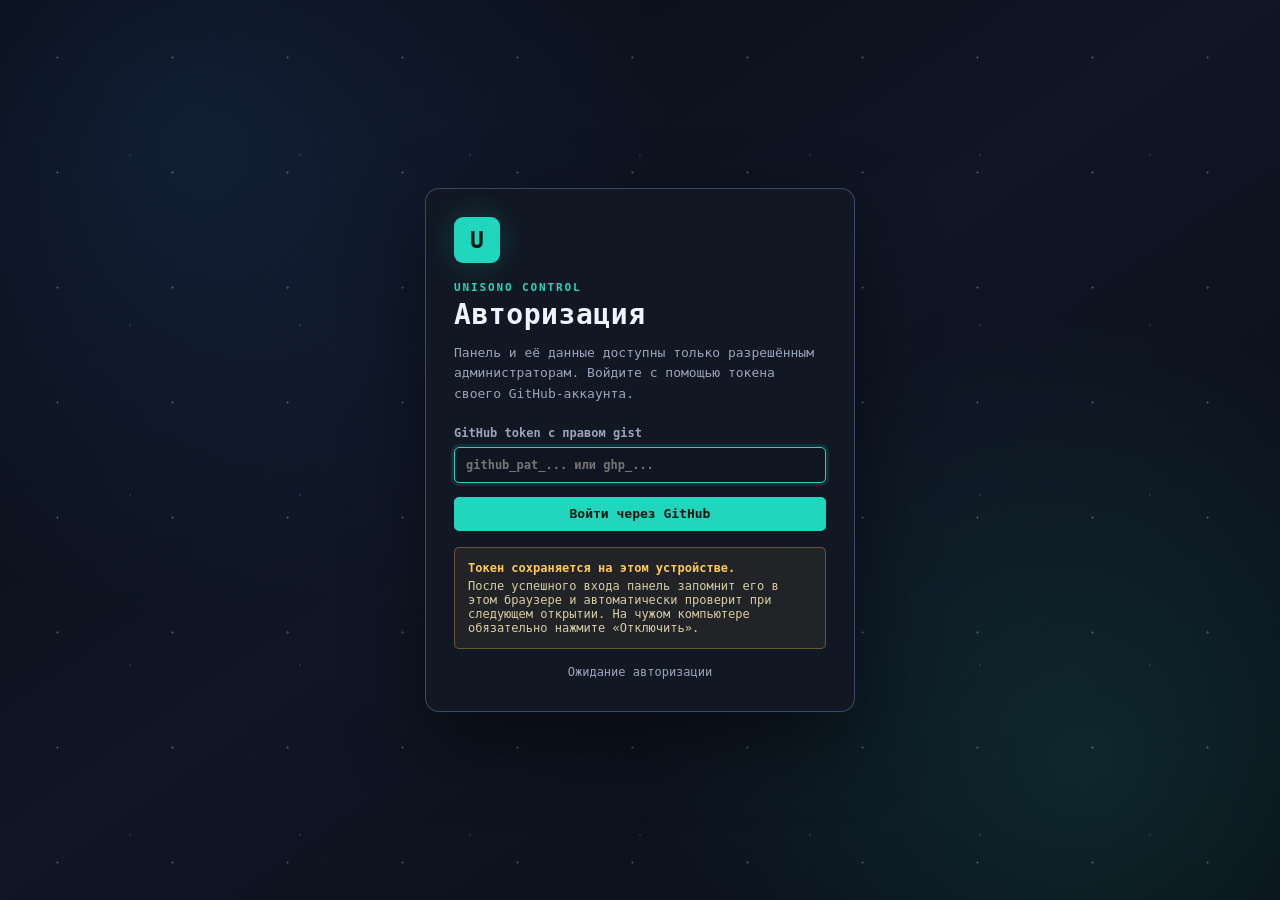
<file: docs/index.html>
<!DOCTYPE html>
<html lang="ru">
  <head>
    <meta charset="utf-8">
    <meta name="viewport" content="width=device-width, initial-scale=1">
    <meta name="referrer" content="no-referrer">
    <meta
      http-equiv="Content-Security-Policy"
      content="default-src 'self'; connect-src https://api.github.com https://gist.githubusercontent.com; img-src 'self' data:; style-src 'self'; script-src 'self'; base-uri 'none'; form-action 'none'; frame-ancestors 'none'"
    >
    <title>Unisono Multi-Tool — Control</title>
    <link rel="stylesheet" href="styles.css?v=1.7.17">
    <script src="config.js?v=1.7.17" defer></script>
    <script src="app.js?v=1.7.17" defer></script>
  </head>
  <body class="is-locked">
    <div class="stars" aria-hidden="true"></div>

    <section class="auth-gate" id="authGate" aria-labelledby="authTitle">
      <div class="auth-card">
        <div class="auth-mark" aria-hidden="true">U</div>
        <p class="eyebrow">UNISONO CONTROL</p>
        <h1 id="authTitle">Авторизация</h1>
        <p class="auth-description">
          Панель и её данные доступны только разрешённым администраторам.
          Войдите с помощью токена своего GitHub-аккаунта.
        </p>

        <label class="field">
          <span>GitHub token с правом <code>gist</code></span>
          <input
            id="tokenInput"
            type="password"
            placeholder="github_pat_... или ghp_..."
            autocomplete="off"
            spellcheck="false"
          >
        </label>

        <button class="button primary auth-button" id="connectGitHub" type="button">
          Войти через GitHub
        </button>

        <div class="security-note">
          <strong>Токен сохраняется на этом устройстве.</strong>
          <span>
            После успешного входа панель запомнит его в этом браузере и
            автоматически проверит при следующем открытии. На чужом компьютере
            обязательно нажмите «Отключить».
          </span>
        </div>

        <p class="auth-message" id="authMessage" role="status" aria-live="polite">
          Ожидание авторизации
        </p>
      </div>
    </section>

    <main class="app-shell" id="appShell" hidden>
      <header class="titlebar">
        <div>
          <p class="eyebrow">UNISONO CONTROL</p>
          <h1>Unisono Multi-Tool</h1>
        </div>
        <div class="connection-pill" id="connectionPill" data-state="offline">
          <span class="status-dot" aria-hidden="true"></span>
          <span id="connectionText">Только чтение</span>
        </div>
      </header>

      <div class="workspace">
        <aside class="sidebar" aria-label="Разделы">
          <button
            class="nav-button is-active"
            type="button"
            data-view="whitelist"
          >
            <span>Whitelist</span>
            <strong id="whitelistCount">0</strong>
          </button>
          <button class="nav-button" type="button" data-view="versions">
            <span>Версии GMod</span>
            <strong id="versionsCount">0</strong>
          </button>
          <button class="nav-button" type="button" data-view="logs">
            <span>Логи функций</span>
            <strong id="logsCount">0</strong>
          </button>
          <button class="nav-button" type="button" data-view="connection">
            <span>Подключение</span>
            <strong>GitHub</strong>
          </button>

          <div class="sidebar-note">
            <span>Gist</span>
            <code id="gistShort">—</code>
          </div>
        </aside>

        <section class="content">
          <div class="view is-active" id="view-whitelist">
            <div class="view-heading">
              <div>
                <p class="section-kicker">ДОСТУП К ФУНКЦИЯМ</p>
                <h2>Управление whitelist</h2>
              </div>
              <div class="heading-actions">
                <button
                  class="button secondary"
                  id="reloadWhitelist"
                  type="button"
                >
                  Обновить
                </button>
                <button
                  class="button primary"
                  id="saveWhitelist"
                  type="button"
                  disabled
                >
                  Сохранить в GitHub
                </button>
              </div>
            </div>

            <div class="editor-card">
              <label class="field steam-field">
                <span>SteamID пользователя</span>
                <input
                  id="steamIdInput"
                  type="text"
                  maxlength="32"
                  placeholder="STEAM_0:0:123456789"
                  autocomplete="off"
               >
              </label>

              <fieldset class="permissions">
                <legend>Доступные функции</legend>
                <label><input type="checkbox" value="ESP" checked> ESP</label>
                <label
                  ><input type="checkbox" value="NOTES" checked> 3D
                  Заметки</label
                >
                <label
                  ><input type="checkbox" value="STATS" checked>
                  Статистика</label
                >
                <label
                  ><input type="checkbox" value="BODY_FX" checked> Эффекты
                  тела</label
                >
                <label
                  ><input type="checkbox" value="NOT_WORKING" checked> !Не
                  работает!</label
                >
              </fieldset>

              <div class="editor-actions">
                <button class="button primary" id="upsertUser" type="button">
                  Добавить / обновить
                </button>
                <button
                  class="button danger"
                  id="removeUser"
                  type="button"
                  disabled
                >
                  Удалить выбранного
                </button>
                <button class="button ghost" id="clearEditor" type="button">
                  Очистить поля
                </button>
              </div>
            </div>

            <div class="table-card">
              <div class="table-toolbar">
                <label class="search-field">
                  <span class="sr-only">Поиск по whitelist</span>
                  <input
                    id="whitelistSearch"
                    type="search"
                    placeholder="Поиск по SteamID..."
                    autocomplete="off"
                 >
                </label>
                <span class="revision" id="revisionText">Версия: —</span>
              </div>
              <div class="table-scroll">
                <table>
                  <thead>
                    <tr>
                      <th>SteamID</th>
                      <th>ESP</th>
                      <th>Заметки</th>
                      <th>Статистика</th>
                      <th>Эффекты тела</th>
                      <th>!Не работает!</th>
                    </tr>
                  </thead>
                  <tbody id="whitelistRows"></tbody>
                </table>
              </div>
              <p class="empty-state" id="whitelistEmpty" hidden>
                В whitelist пока никого нет.
              </p>
            </div>
          </div>

          <div class="view" id="view-versions">
            <div class="view-heading">
              <div>
                <p class="section-kicker">КЛИЕНТСКИЕ СБОРКИ</p>
                <h2>Управление версиями GMod</h2>
              </div>
              <div class="heading-actions">
                <button class="button secondary" id="reloadVersions" type="button">
                  Обновить данные
                </button>
                <button class="button danger" id="forceUpdateAll" type="button">
                  Обновить всех
                </button>
              </div>
            </div>

            <div class="security-note version-note">
              <strong>«Обновить всех» работает даже без списка клиентов.</strong>
              <span>
                Онлайн-клиенты проверяют очередь GitHub раз в 20 секунд.
                Таблица версий строится по последним загруженным логам и может
                быть устаревшей, пока серверный relay не настроен.
              </span>
            </div>

            <div class="table-card">
              <div class="table-toolbar">
                <label class="search-field">
                  <span class="sr-only">Поиск клиента</span>
                  <input
                    id="versionsSearch"
                    type="search"
                    placeholder="SteamID, ник, версия или сервер..."
                    autocomplete="off"
                 >
                </label>
                <span class="revision" id="recommendedVersion">Актуальная: —</span>
              </div>
              <div class="table-scroll versions-scroll">
                <table>
                  <thead>
                    <tr>
                      <th>SteamID</th>
                      <th>Игрок</th>
                      <th>Версия</th>
                      <th>Последняя активность</th>
                      <th>Сервер</th>
                      <th>Состояние</th>
                      <th>Действие</th>
                    </tr>
                  </thead>
                  <tbody id="versionsRows"></tbody>
                </table>
              </div>
              <p class="empty-state" id="versionsEmpty" hidden>
                Клиенты пока не прислали сведения о версии.
              </p>
            </div>

            <div class="subsection-heading">
              <div>
                <p class="section-kicker">ОЧЕРЕДЬ</p>
                <h3>Последние команды обновления</h3>
              </div>
              <span class="revision" id="commandsCount">0 команд</span>
            </div>

            <div class="table-card">
              <div class="table-scroll commands-scroll">
                <table>
                  <thead>
                    <tr>
                      <th>Создана</th>
                      <th>Цель</th>
                      <th>Запросил</th>
                      <th>Ожидаемая версия</th>
                      <th>Состояние</th>
                    </tr>
                  </thead>
                  <tbody id="versionCommandRows"></tbody>
                </table>
              </div>
              <p class="empty-state" id="commandsEmpty" hidden>
                Команд обновления ещё нет.
              </p>
            </div>
          </div>

          <div class="view" id="view-logs">
            <div class="view-heading">
              <div>
                <p class="section-kicker">ЖУРНАЛ ДЕЙСТВИЙ</p>
                <h2>Использованные функции</h2>
              </div>
              <button class="button secondary" id="reloadLogs" type="button">
                Обновить
              </button>
            </div>

            <div class="table-card">
              <div class="table-toolbar">
                <div class="logs-filters">
                  <label class="search-field">
                    <span class="sr-only">Фильтр логов</span>
                    <input
                      id="logsSearch"
                      type="search"
                      placeholder="Функция, карта или результат..."
                      autocomplete="off"
                   >
                  </label>
                  <label class="select-field">
                    <span class="sr-only">SteamID в логах</span>
                    <select id="logsSteamIdFilter">
                      <option value="*">Все SteamID</option>
                    </select>
                  </label>
                </div>
                <span class="revision" id="logsGroupSummary">
                  Хранятся последние 500 событий
                </span>
              </div>
              <div class="table-scroll logs-scroll">
                <table>
                  <thead>
                    <tr>
                      <th>Время</th>
                      <th>Пользователь</th>
                      <th>Функция</th>
                      <th>Детали</th>
                      <th>Результат</th>
                      <th>Источник</th>
                    </tr>
                  </thead>
                  <tbody id="logsRows"></tbody>
                </table>
              </div>
              <p class="empty-state" id="logsEmpty" hidden>Логи пока пусты.</p>
            </div>
          </div>

          <div class="view" id="view-connection">
            <div class="view-heading">
              <div>
                <p class="section-kicker">БЕЗОПАСНОЕ ПОДКЛЮЧЕНИЕ</p>
                <h2>GitHub Gist</h2>
              </div>
            </div>

            <div class="connection-card">
              <label class="field">
                <span>Gist ID</span>
                <input
                  id="gistIdInput"
                  type="text"
                  maxlength="64"
                  autocomplete="off"
                  readonly
               >
              </label>

              <div class="security-note">
                <strong>Сессия защищена проверкой GitHub-аккаунта.</strong>
                <span
                  >Кнопка «Отключить» удалит сохранённый токен, whitelist и логи
                  из браузера.</span
                >
              </div>

              <div class="editor-actions">
                <button
                  class="button danger"
                  id="disconnectGitHub"
                  type="button"
                  disabled
                >
                  Отключить
                </button>
              </div>

              <dl class="connection-details">
                <div>
                  <dt>Аккаунт</dt>
                  <dd id="githubUser">не подключён</dd>
                </div>
                <div>
                  <dt>Роль</dt>
                  <dd id="githubRole">—</dd>
                </div>
                <div>
                  <dt>Whitelist-файл</dt>
                  <dd id="whitelistFilename">—</dd>
                </div>
                <div>
                  <dt>Файл логов</dt>
                  <dd id="logsFilename">—</dd>
                </div>
                <div>
                  <dt>Команды клиентов</dt>
                  <dd id="commandsFilename">—</dd>
                </div>
              </dl>
            </div>
          </div>
        </section>
      </div>

      <footer class="statusbar">
        <span id="footerStatus">Загрузка данных...</span>
        <time id="clock"></time>
      </footer>
    </main>

    <div class="toast" id="toast" role="status" aria-live="polite"></div>
  </body>
</html>
</file>
<file: docs/styles.css>
:root {
  color-scheme: dark;
  --bg: #090d17;
  --panel: #151b28;
  --panel-2: #1b2231;
  --panel-3: #20293a;
  --line: #354055;
  --text: #eef4ff;
  --muted: #99a5ba;
  --accent: #20d6bd;
  --accent-dark: #0f8c7e;
  --cyan: #5bc8ff;
  --danger: #ff657a;
  --warning: #ffc857;
  --shadow: 0 30px 80px rgba(0, 0, 0, 0.45);
}

* {
  box-sizing: border-box;
}

[hidden] {
  display: none !important;
}

html {
  min-height: 100%;
  background: var(--bg);
}

body {
  min-height: 100vh;
  margin: 0;
  padding: 32px;
  overflow-x: hidden;
  color: var(--text);
  background:
    radial-gradient(
      circle at 15% 15%,
      rgba(52, 107, 185, 0.18),
      transparent 30rem
    ),
    radial-gradient(
      circle at 85% 85%,
      rgba(32, 214, 189, 0.12),
      transparent 28rem
    ),
    linear-gradient(145deg, #070a11 0%, #101625 48%, #090c14 100%);
  font-family: "Cascadia Code", "Cascadia Mono", Consolas, monospace;
}

button,
input,
select,
textarea {
  font: inherit;
}

button {
  color: inherit;
}

.auth-gate {
  position: relative;
  z-index: 1;
  display: grid;
  min-height: calc(100vh - 64px);
  place-items: center;
}

.auth-card {
  width: min(430px, 100%);
  padding: 28px;
  border: 1px solid rgba(103, 128, 168, 0.48);
  border-radius: 14px;
  background: rgba(18, 24, 36, 0.96);
  box-shadow: var(--shadow);
  backdrop-filter: blur(12px);
}

.auth-card h1 {
  margin: 0;
  font-size: 28px;
  letter-spacing: 0.02em;
}

.auth-mark {
  display: grid;
  width: 46px;
  height: 46px;
  margin-bottom: 18px;
  place-items: center;
  border: 1px solid rgba(32, 214, 189, 0.58);
  border-radius: 9px;
  color: #031814;
  background: var(--accent);
  box-shadow: 0 0 30px rgba(32, 214, 189, 0.2);
  font-size: 23px;
  font-weight: 900;
}

.auth-description {
  margin: 12px 0 22px;
  color: var(--muted);
  font-size: 13px;
  line-height: 1.55;
}

.auth-button {
  width: 100%;
  margin-top: 14px;
}

.auth-card .security-note {
  margin-top: 16px;
}

.auth-message {
  min-height: 18px;
  margin: 16px 0 0;
  color: var(--muted);
  font-size: 12px;
  text-align: center;
}

.auth-message.is-error {
  color: var(--danger);
}

.auth-message.is-loading {
  color: var(--cyan);
}

.stars,
.stars::before,
.stars::after {
  position: fixed;
  inset: 0;
  z-index: 0;
  pointer-events: none;
  content: "";
  background-image:
    radial-gradient(circle, rgba(255, 255, 255, 0.85) 0 1px, transparent 1.4px),
    radial-gradient(circle, rgba(91, 200, 255, 0.65) 0 1px, transparent 1.5px);
  background-position:
    0 0,
    45px 70px;
  background-size:
    115px 115px,
    170px 170px;
  opacity: 0.22;
}

.stars::before {
  transform: translate3d(28px, 12px, 0) scale(0.72);
  opacity: 0.55;
}

.stars::after {
  transform: translate3d(-20px, 38px, 0) scale(1.25);
  opacity: 0.16;
}

.app-shell {
  position: relative;
  z-index: 1;
  width: min(1180px, 100%);
  min-height: 720px;
  margin: 0 auto;
  overflow: hidden;
  border: 1px solid rgba(103, 128, 168, 0.48);
  border-radius: 14px;
  background: rgba(18, 24, 36, 0.96);
  box-shadow: var(--shadow);
  backdrop-filter: blur(12px);
}

.titlebar {
  display: flex;
  min-height: 78px;
  align-items: center;
  justify-content: space-between;
  gap: 20px;
  padding: 15px 22px;
  border-bottom: 1px solid var(--line);
  background: linear-gradient(
    180deg,
    rgba(21, 29, 43, 0.98),
    rgba(13, 19, 30, 0.98)
  );
}

.titlebar h1,
.view-heading h2 {
  margin: 0;
  letter-spacing: 0.02em;
}

.titlebar h1 {
  font-size: clamp(20px, 2vw, 27px);
}

.eyebrow,
.section-kicker {
  margin: 0 0 4px;
  color: var(--accent);
  font-size: 11px;
  font-weight: 800;
  letter-spacing: 0.17em;
}

.connection-pill {
  display: inline-flex;
  align-items: center;
  gap: 9px;
  padding: 9px 13px;
  border: 1px solid var(--line);
  border-radius: 999px;
  color: var(--muted);
  background: rgba(255, 255, 255, 0.035);
  font-size: 13px;
}

.status-dot {
  width: 8px;
  height: 8px;
  border-radius: 50%;
  background: var(--warning);
  box-shadow: 0 0 12px rgba(255, 200, 87, 0.65);
}

.connection-pill[data-state="online"] {
  color: #b9fff2;
  border-color: rgba(32, 214, 189, 0.45);
}

.connection-pill[data-state="online"] .status-dot {
  background: var(--accent);
  box-shadow: 0 0 12px rgba(32, 214, 189, 0.8);
}

.connection-pill[data-state="error"] .status-dot {
  background: var(--danger);
  box-shadow: 0 0 12px rgba(255, 101, 122, 0.7);
}

.workspace {
  display: grid;
  min-height: 606px;
  grid-template-columns: 210px 1fr;
}

.sidebar {
  display: flex;
  flex-direction: column;
  gap: 8px;
  padding: 16px 12px;
  border-right: 1px solid var(--line);
  background: #121824;
}

.nav-button {
  display: flex;
  min-height: 42px;
  align-items: center;
  justify-content: space-between;
  gap: 8px;
  padding: 0 12px;
  border: 1px solid transparent;
  border-radius: 6px;
  background: #20293a;
  cursor: pointer;
  font-size: 13px;
  text-align: left;
  transition:
    border-color 0.15s,
    background 0.15s,
    transform 0.15s;
}

.nav-button:hover {
  border-color: #4c5e7a;
  background: #29354a;
  transform: translateX(2px);
}

.nav-button.is-active {
  color: #dffffa;
  border-color: rgba(32, 214, 189, 0.46);
  background: linear-gradient(
    90deg,
    rgba(15, 140, 126, 0.34),
    rgba(32, 41, 58, 0.9)
  );
}

.nav-button strong {
  color: var(--muted);
  font-size: 11px;
}

.sidebar-note {
  margin-top: auto;
  padding: 12px;
  overflow: hidden;
  border: 1px solid var(--line);
  border-radius: 6px;
  color: var(--muted);
  background: rgba(0, 0, 0, 0.16);
  font-size: 11px;
}

.sidebar-note span {
  display: block;
  margin-bottom: 6px;
  color: var(--cyan);
  text-transform: uppercase;
}

.sidebar-note code {
  display: block;
  overflow: hidden;
  text-overflow: ellipsis;
}

.content {
  min-width: 0;
  padding: 20px;
  background: linear-gradient(145deg, #181f2d, #141a25);
}

.view {
  display: none;
}

.view.is-active {
  display: block;
}

.view-heading {
  display: flex;
  min-height: 54px;
  align-items: flex-start;
  justify-content: space-between;
  gap: 18px;
  margin-bottom: 16px;
}

.view-heading h2 {
  font-size: 23px;
}

.heading-actions,
.editor-actions {
  display: flex;
  flex-wrap: wrap;
  gap: 9px;
}

.subsection-heading {
  display: flex;
  align-items: end;
  justify-content: space-between;
  gap: 16px;
  margin: 22px 0 10px;
}

.subsection-heading h3 {
  margin: 0;
  font-size: 17px;
}

.button {
  min-height: 34px;
  padding: 0 14px;
  border: 1px solid transparent;
  border-radius: 5px;
  cursor: pointer;
  font-size: 13px;
  font-weight: 700;
  transition:
    filter 0.15s,
    transform 0.15s,
    opacity 0.15s;
}

.button:hover:not(:disabled) {
  filter: brightness(1.13);
  transform: translateY(-1px);
}

.button:disabled {
  cursor: not-allowed;
  opacity: 0.42;
}

.button.primary {
  color: #031814;
  background: var(--accent);
}

.button.secondary {
  color: var(--text);
  border-color: #4b5970;
  background: #2a3447;
}

.button.danger {
  color: #fff;
  background: #a73e50;
}

.button.ghost {
  color: var(--muted);
  border-color: var(--line);
  background: transparent;
}

.editor-card,
.table-card,
.connection-card {
  border: 1px solid var(--line);
  border-radius: 7px;
  background: rgba(27, 34, 49, 0.92);
  box-shadow: 0 10px 26px rgba(0, 0, 0, 0.18);
}

.editor-card {
  display: grid;
  grid-template-columns: minmax(220px, 1fr) minmax(380px, 1.8fr);
  gap: 15px 20px;
  margin-bottom: 16px;
  padding: 16px;
}

.editor-card .editor-actions {
  grid-column: 1 / -1;
}

.field {
  display: grid;
  gap: 7px;
  color: var(--muted);
  font-size: 12px;
  font-weight: 700;
}

.field input,
.search-field input {
  width: 100%;
  height: 36px;
  border: 1px solid #46536a;
  border-radius: 5px;
  outline: none;
  color: var(--text);
  background: #101621;
  transition:
    border-color 0.15s,
    box-shadow 0.15s;
}

.field input {
  padding: 0 11px;
}

.field input:focus,
.search-field input:focus {
  border-color: var(--accent);
  box-shadow: 0 0 0 3px rgba(32, 214, 189, 0.12);
}

.permissions {
  display: flex;
  min-width: 0;
  flex-wrap: wrap;
  align-items: center;
  gap: 10px 18px;
  margin: 0;
  padding: 10px 12px;
  border: 1px solid var(--line);
  border-radius: 5px;
}

.permissions legend {
  padding: 0 6px;
  color: var(--muted);
  font-size: 11px;
  font-weight: 700;
}

.permissions label {
  display: inline-flex;
  align-items: center;
  gap: 7px;
  font-size: 12px;
}

.permissions input {
  accent-color: var(--accent);
}

.table-card {
  overflow: hidden;
}

.table-toolbar {
  display: flex;
  min-height: 51px;
  align-items: center;
  justify-content: space-between;
  gap: 12px;
  padding: 8px 12px;
  border-bottom: 1px solid var(--line);
  background: #171e2b;
}

.logs-filters {
  display: flex;
  width: min(620px, 100%);
  gap: 9px;
}

.search-field {
  width: min(350px, 100%);
}

.search-field input {
  padding: 0 12px;
}

.select-field {
  width: min(245px, 100%);
}

.select-field select {
  width: 100%;
  height: 36px;
  padding: 0 34px 0 11px;
  border: 1px solid #46536a;
  border-radius: 5px;
  outline: none;
  color: var(--text);
  background: #101621;
}

.select-field select:focus {
  border-color: var(--accent);
  box-shadow: 0 0 0 3px rgba(32, 214, 189, 0.12);
}

.revision {
  color: var(--muted);
  font-size: 11px;
}

.table-scroll {
  max-height: 295px;
  overflow: auto;
}

.logs-scroll {
  max-height: 472px;
}

#view-versions .version-note {
  margin-bottom: 16px;
}

#view-versions table {
  min-width: 1120px;
}

.versions-scroll {
  max-height: 315px;
}

.commands-scroll {
  max-height: 230px;
}

#view-logs table {
  min-width: 1080px;
}

table {
  width: 100%;
  border-collapse: collapse;
  font-size: 12px;
}

th,
td {
  padding: 10px 12px;
  border-bottom: 1px solid rgba(53, 64, 85, 0.72);
  text-align: left;
  vertical-align: middle;
}

th {
  position: sticky;
  top: 0;
  z-index: 1;
  color: #bdc9dc;
  background: #20293a;
  font-size: 10px;
  letter-spacing: 0.06em;
  text-transform: uppercase;
}

tbody tr {
  cursor: pointer;
  transition: background 0.12s;
}

tbody tr:hover {
  background: rgba(91, 200, 255, 0.07);
}

tbody tr.is-selected {
  background: rgba(32, 214, 189, 0.12);
  box-shadow: inset 3px 0 var(--accent);
}

.log-group-row {
  cursor: default;
  background: #171f2d;
}

.log-group-row:hover {
  background: #171f2d;
}

.log-group-row td {
  position: sticky;
  top: 31px;
  z-index: 0;
  padding: 8px 12px;
  border-top: 1px solid rgba(32, 214, 189, 0.22);
  border-bottom-color: rgba(32, 214, 189, 0.22);
  color: #cffff7;
  font-weight: 800;
}

.log-group-meta {
  margin-left: 9px;
  color: var(--muted);
  font-family: "Cascadia Code", "Cascadia Mono", Consolas, monospace;
  font-size: 10px;
  font-weight: 500;
}

.log-primary,
.log-meta {
  display: block;
}

.log-primary {
  color: var(--text);
}

.log-meta {
  max-width: 360px;
  margin-top: 4px;
  overflow: hidden;
  color: var(--muted);
  font-family: "Cascadia Code", "Cascadia Mono", Consolas, monospace;
  font-size: 10px;
  text-overflow: ellipsis;
  white-space: nowrap;
}

.log-function .log-primary {
  color: #d9fffa;
  font-weight: 700;
}

.log-result {
  display: inline-flex;
  min-width: 74px;
  justify-content: center;
  padding: 4px 8px;
  border: 1px solid rgba(143, 158, 180, 0.38);
  border-radius: 999px;
  color: #c5cfdd;
  background: rgba(143, 158, 180, 0.1);
  font-size: 10px;
  font-weight: 800;
  letter-spacing: 0.03em;
  text-transform: uppercase;
}

.log-result.is-success {
  border-color: rgba(32, 214, 189, 0.45);
  color: #8cf1df;
  background: rgba(32, 214, 189, 0.11);
}

.log-result.is-error {
  border-color: rgba(255, 101, 122, 0.5);
  color: #ff9aaa;
  background: rgba(255, 101, 122, 0.11);
}

.log-result.is-cancelled {
  border-color: rgba(255, 200, 87, 0.48);
  color: #ffdc87;
  background: rgba(255, 200, 87, 0.1);
}

.version-badge,
.command-badge {
  display: inline-flex;
  min-height: 24px;
  align-items: center;
  justify-content: center;
  padding: 3px 8px;
  border: 1px solid rgba(143, 158, 180, 0.38);
  border-radius: 999px;
  color: #c5cfdd;
  background: rgba(143, 158, 180, 0.1);
  font-size: 10px;
  font-weight: 800;
  white-space: nowrap;
}

.version-badge.is-current,
.command-badge.is-received {
  border-color: rgba(32, 214, 189, 0.45);
  color: #8cf1df;
  background: rgba(32, 214, 189, 0.11);
}

.version-badge.is-outdated,
.command-badge.is-expired {
  border-color: rgba(255, 200, 87, 0.48);
  color: #ffdc87;
  background: rgba(255, 200, 87, 0.1);
}

.command-badge.is-pending {
  border-color: rgba(91, 200, 255, 0.48);
  color: #a8e4ff;
  background: rgba(91, 200, 255, 0.1);
}

.table-action {
  min-height: 29px;
  padding: 0 10px;
  font-size: 11px;
}

.permission-state {
  display: inline-grid;
  width: 20px;
  height: 20px;
  place-items: center;
  border-radius: 4px;
  color: #5c687b;
  background: #111722;
}

.permission-state.is-on {
  color: #031814;
  background: var(--accent);
}

.empty-state {
  margin: 0;
  padding: 26px;
  color: var(--muted);
  text-align: center;
}

.connection-card {
  display: grid;
  gap: 18px;
  max-width: 760px;
  padding: 20px;
}

.security-note {
  display: grid;
  gap: 4px;
  padding: 13px;
  border: 1px solid rgba(255, 200, 87, 0.32);
  border-radius: 5px;
  color: #d6cda8;
  background: rgba(255, 200, 87, 0.07);
  font-size: 12px;
}

.security-note strong {
  color: var(--warning);
}

.connection-details {
  display: grid;
  grid-template-columns: repeat(2, 1fr);
  gap: 10px;
  margin: 0;
}

.connection-details div {
  min-width: 0;
  padding: 12px;
  border: 1px solid var(--line);
  border-radius: 5px;
  background: rgba(0, 0, 0, 0.13);
}

.connection-details dt {
  margin-bottom: 7px;
  color: var(--muted);
  font-size: 10px;
  text-transform: uppercase;
}

.connection-details dd {
  margin: 0;
  overflow: hidden;
  color: var(--text);
  font-size: 12px;
  text-overflow: ellipsis;
}

.statusbar {
  display: flex;
  min-height: 35px;
  align-items: center;
  justify-content: space-between;
  gap: 12px;
  padding: 0 12px;
  color: #d9fffa;
  background: linear-gradient(90deg, #0d8176, #116d75);
  font-size: 11px;
}

.toast {
  position: fixed;
  right: 24px;
  bottom: 24px;
  z-index: 5;
  max-width: min(420px, calc(100vw - 48px));
  padding: 12px 15px;
  transform: translateY(20px);
  border: 1px solid rgba(32, 214, 189, 0.45);
  border-radius: 6px;
  opacity: 0;
  color: var(--text);
  background: #172232;
  box-shadow: 0 15px 40px rgba(0, 0, 0, 0.4);
  pointer-events: none;
  transition:
    opacity 0.2s,
    transform 0.2s;
  font-size: 12px;
}

.toast.is-visible {
  transform: translateY(0);
  opacity: 1;
}

.toast.is-error {
  border-color: rgba(255, 101, 122, 0.6);
}

.sr-only {
  position: absolute;
  width: 1px;
  height: 1px;
  padding: 0;
  overflow: hidden;
  clip: rect(0, 0, 0, 0);
  white-space: nowrap;
  border: 0;
}

@media (max-width: 850px) {
  body {
    padding: 14px;
  }

  .workspace {
    grid-template-columns: 1fr;
  }

  .sidebar {
    display: grid;
    grid-template-columns: repeat(4, 1fr);
    border-right: 0;
    border-bottom: 1px solid var(--line);
  }

  .sidebar-note {
    display: none;
  }

  .editor-card {
    grid-template-columns: 1fr;
  }

  .editor-card .editor-actions {
    grid-column: auto;
  }
}

@media (max-width: 590px) {
  body {
    padding: 0;
  }

  .app-shell {
    min-height: 100vh;
    border: 0;
    border-radius: 0;
  }

  .titlebar,
  .view-heading,
  .subsection-heading,
  .table-toolbar {
    align-items: stretch;
    flex-direction: column;
  }

  .logs-filters {
    flex-direction: column;
  }

  .search-field,
  .select-field {
    width: 100%;
  }

  .sidebar {
    grid-template-columns: 1fr;
  }

  .content {
    padding: 14px;
  }

  .heading-actions .button,
  .editor-actions .button {
    flex: 1 1 150px;
  }

  .connection-details {
    grid-template-columns: 1fr;
  }

  th,
  td {
    padding: 9px 8px;
  }
}
</file>
